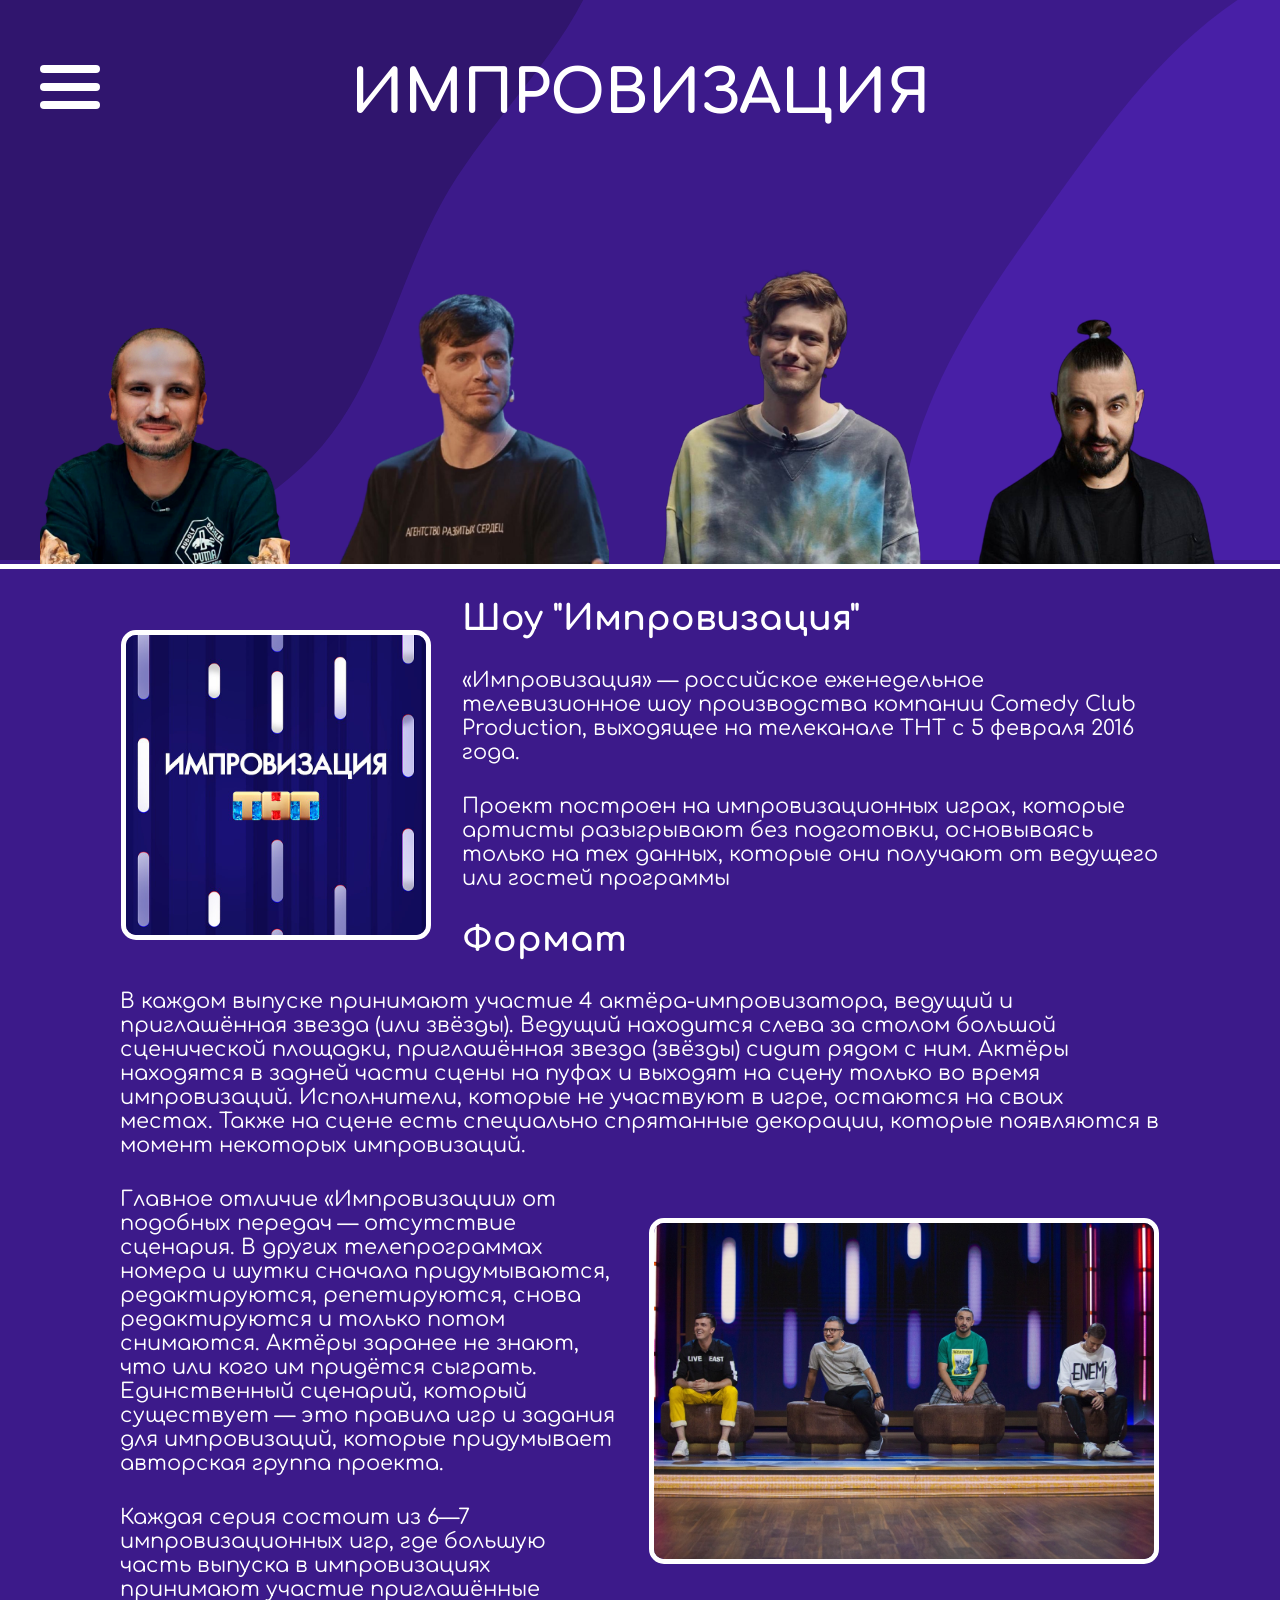
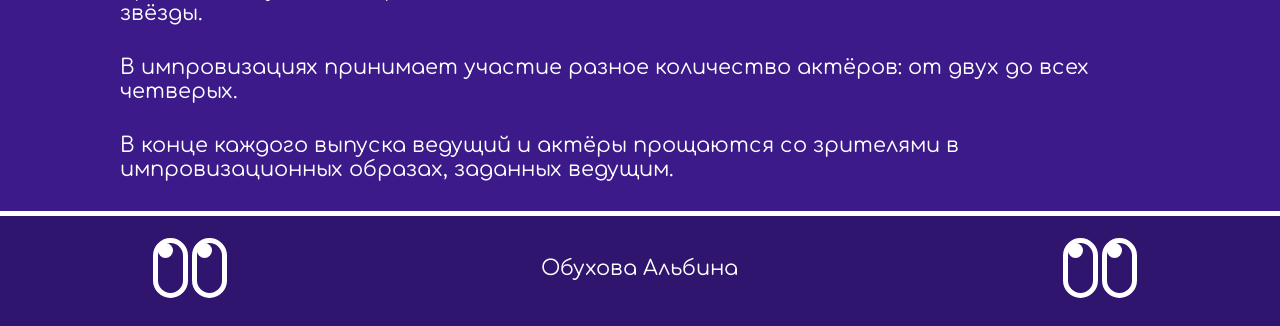
<file: index.html>
<!DOCTYPE html>
<html lang="en">
<head>
    <meta charset="UTF-8">
    <meta http-equiv="X-UA-Compatible" content="IE=edge">
    <meta name="viewport" content="width=device-width, initial-scale=1.0">
    <title>Главная</title>
    <link rel="stylesheet" href="style.css">
</head>
<body class="body1">
    <header>
        <h1 class="mh1">ИМПРОВИЗАЦИЯ</h1>
        <div class="main_menu">
            <div class="row">
                <div class="polosa"></div>
                <div class="polosa"></div>
                <div class="polosa"></div>
            </div>
            <div class="menu">
                <a href ="actors.html" class="punkt">
                    <h2 class="punkttxt">АКТЁРЫ</h2>
                </a>
                <a href ="project.html" class="punkt2">
                    <h2 class="punkttxt">ПРОЕКТЫ</h2>
                </a>
            </div>
        </div>
    </header>
    <main>
        <div class="m">
            <img class="main_image1" src = "images/dima.png">
            <img class="main_image" src="images/ars.png">
            <img class="main_image" src="/images/anton.png">
            <img class="main_image1" src = "images/serg.png">  
        </div>
        <div class="otdel motdel1"></div>
        <div class="wid">
            <img class="imp" src="images/800px-Импровизация_5_сезон.jpg">
            <h2 class="nachalo">Шоу "Импровизация"</h2>
            <p class="m_txt">«Импровизация» — российское еженедельное телевизионное шоу производства компании Comedy Club Production, выходящее на телеканале ТНТ с 5 февраля 2016 года.</p>
            <p class="m_txt">Проект построен на импровизационных играх, которые артисты разыгрывают без подготовки, основываясь только на тех данных, которые они получают от ведущего или гостей программы</p>
            <h2 class="nachalo">Формат</h2>
            <p class="m_txt">В каждом выпуске принимают участие 4 актёра-импровизатора, ведущий и приглашённая звезда (или звёзды). Ведущий находится слева за столом большой сценической площадки, приглашённая звезда (звёзды) сидит рядом с ним. Актёры находятся в задней части сцены на пуфах и выходят на сцену только во время импровизаций. Исполнители, которые не участвуют в игре, остаются на своих местах. Также на сцене есть специально спрятанные декорации, которые появляются в момент некоторых импровизаций.</p>
            <img class="imp2" src="images/cadr.jpg">
            <p class="m_txt">Главное отличие «Импровизации» от подобных передач — отсутствие сценария. В других телепрограммах номера и шутки сначала придумываются, редактируются, репетируются, снова редактируются и только потом снимаются. Актёры заранее не знают, что или кого им придётся сыграть. Единственный сценарий, который существует — это правила игр и задания для импровизаций, которые придумывает авторская группа проекта.</p>
            <p class="m_txt">Каждая серия состоит из 6—7 импровизационных игр, где большую часть выпуска в импровизациях принимают участие приглашённые звёзды.</p>
            <p class="m_txt">В импровизациях принимает участие разное количество актёров: от двух до всех четверых.</p>
            <p class="m_txt">В конце каждого выпуска ведущий и актёры прощаются со зрителями в импровизационных образах, заданных ведущим.</p>
        </div>
    </main>
    <div class="otdel motdel2"></div>
    <footer>
        <div class="b">
            <div class="but">
                <div class="but1"></div>
            </div>
            <div class="but">
                <div class="but1"></div>
            </div>
        </div>
        <p class="m_txt">Обухова Альбина</p>
        <div class="b">
            <div class="but">
                <div class="but2"></div>
            </div>
            <div class="but">
                <div class="but2"></div>
            </div>
        </div>
    </footer>
</body>
</html>
</file>
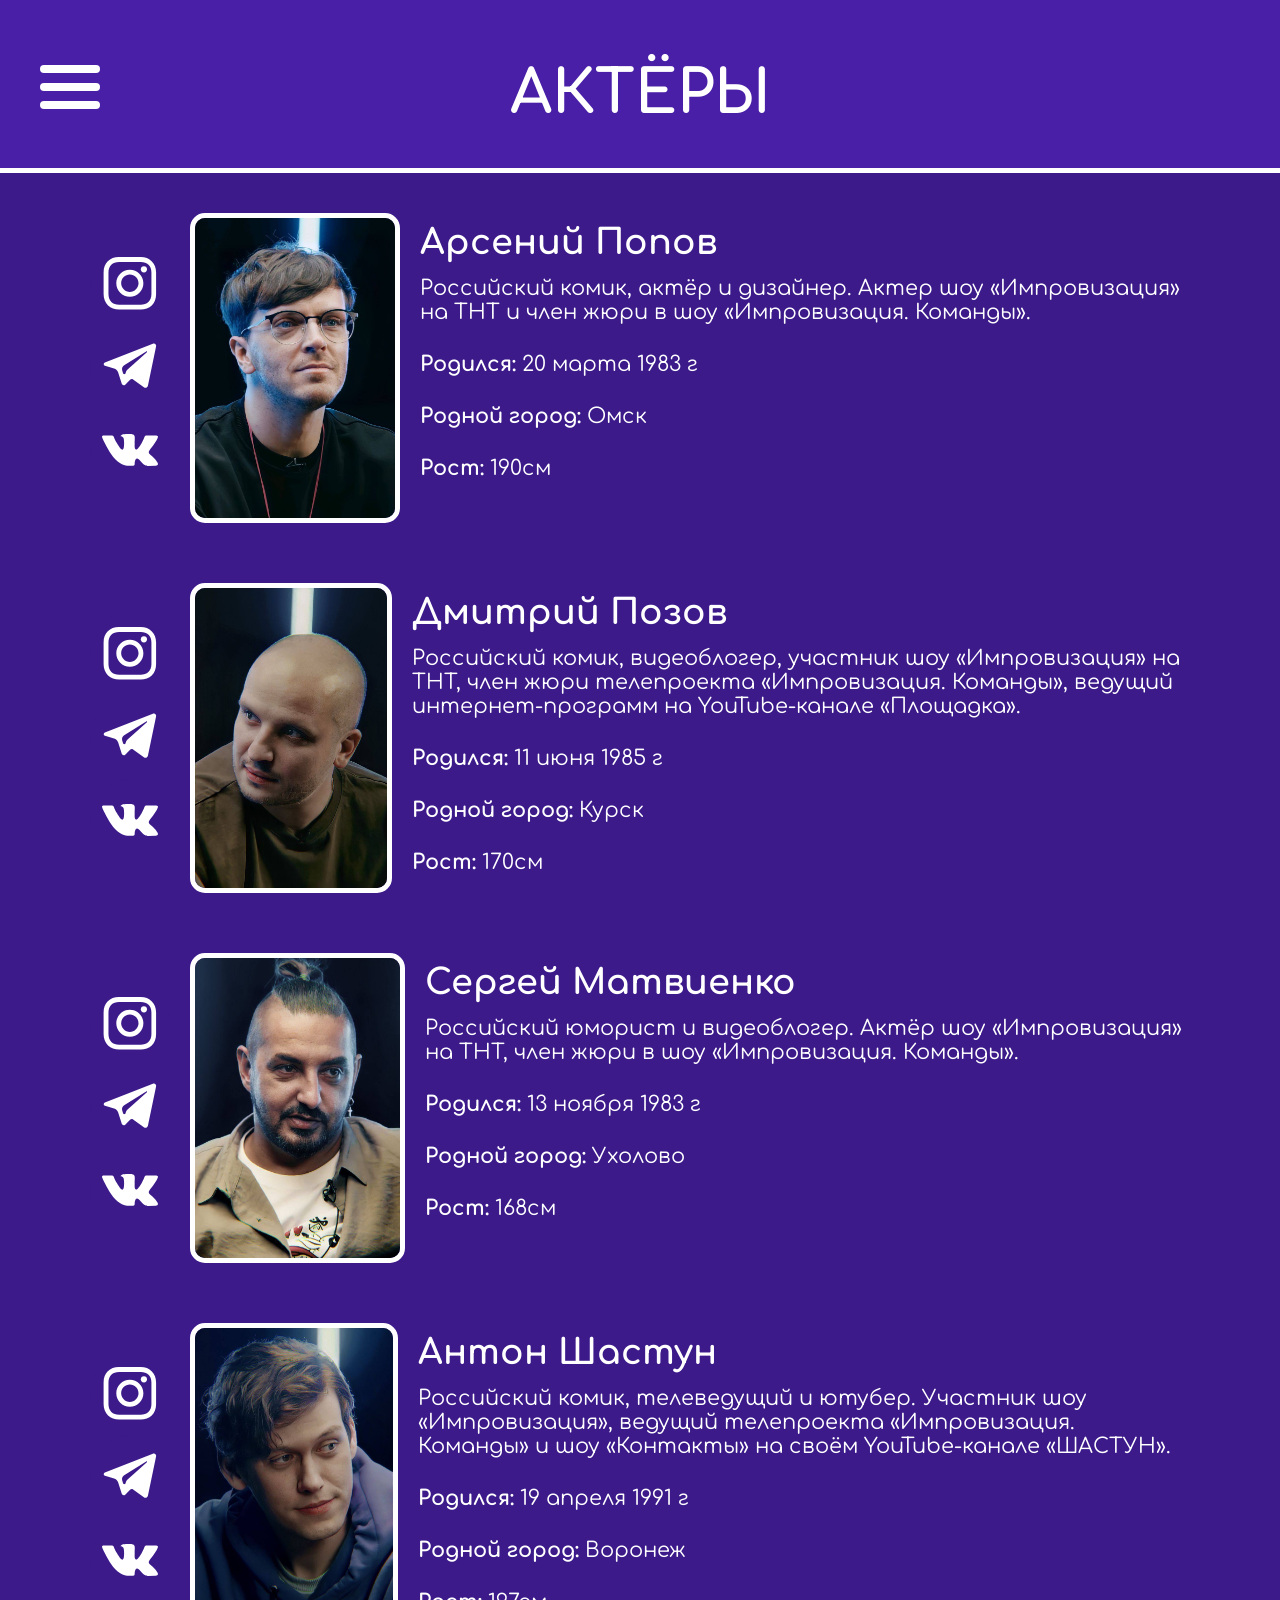
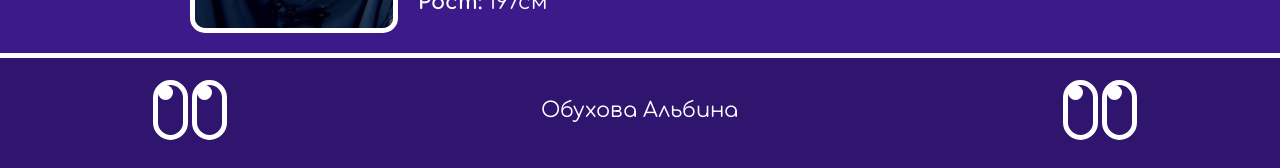
<file: actors.html>
<!DOCTYPE html>
<html lang="en">
<head>
    <meta charset="UTF-8">
    <meta http-equiv="X-UA-Compatible" content="IE=edge">
    <meta name="viewport" content="width=device-width, initial-scale=1.0">
    <title>Актёры</title>
    <link rel="stylesheet" href="style.css">
</head>
<body>
    <header class="other_pages">
        <h1>АКТЁРЫ</h1>
        <div class="main_menu">
            <div class="row">
                <div class="polosa"></div>
                <div class="polosa"></div>
                <div class="polosa"></div>
            </div>
            <div class="menu">
                <a href ="index.html" class="punkt">
                    <h2 class="punkttxt">ГЛАВНАЯ</h2>
                </a>
                <a href ="project.html" class="punkt2">
                    <h2 class="punkttxt">ПРОЕКТЫ</h2>
                </a>
            </div>
        </div>
    </header>
    <div class="otdel"></div>
    <main class="wid">
        <section class="card">
            <div class="svg">
                <a class="s_m i" href="https://instagram.com/arseniyspopov?igshid=YmMyMTA2M2Y=">
                    <img class="svg_im" src="images/1161953_instagram_icon.svg">
                </a>
                <a class="s_m t" href="https://t.me/arsdvatri">
                    <img class="svg_im" src="images/3057660_media_message_network_social_icon.svg">
                </a>
                <a class="s_m w" href="https://vk.com/arseniyspopov">
                    <img class="svg_im" src="images/4202054_vk_chat_logo_social_social media_icon.svg">
                </a>
            </div>
            <img src="images/ars2.jpg" class="image">
            <div class="column">
                <h2 class="nachalo">Арсений Попов</h2>
                <p>Российский комик, актёр и дизайнер. Актер шоу «Импровизация» на ТНТ и член жюри в шоу «Импровизация. Команды».</p>
                <p><span class="bold">Родился: </span> 20 марта 1983 г </p>
                <p><span class="bold">Родной город:</span> Омск </p>
                <p><span class="bold">Рост: </span> 190см </p>
            </div>
        </section>
        <section class="card">
            <div class="svg">
                <a class="s_m i" href="https://instagram.com/pozov?igshid=YmMyMTA2M2Y=">
                    <img class="svg_im" src="images/1161953_instagram_icon.svg">
                </a>
                <a class="s_m t" href="https://t.me/pozov">
                    <img class="svg_im" src="images/3057660_media_message_network_social_icon.svg">
                </a>
                <a class="s_m w" href="https://vk.com/pozov85">
                    <img class="svg_im" src="images/4202054_vk_chat_logo_social_social media_icon.svg">
                </a>
            </div>
            <img src="images/dima2.jpg" class="image">
            <div class="column">
                <h2 class="nachalo">Дмитрий Позов</h2>
                <p>Российский комик, видеоблогер, участник шоу «Импровизация» на ТНТ, член жюри телепроекта «Импровизация. Команды», ведущий интернет-программ на YouTube-канале «Площадка».</p>
                <p><span class="bold">Родился: </span> 11 июня 1985 г </p>
                <p><span class="bold">Родной город:</span> Курск </p>
                <p><span class="bold">Рост: </span> 170см </p>
            </div>
        </section>
        <section class="card">
            <div class="svg">
                <a class="s_m i" href="https://instagram.com/sergeymatvienko1?igshid=YmMyMTA2M2Y=">
                    <img class="svg_im" src="images/1161953_instagram_icon.svg">
                </a>
                <a class="s_m t" href="https://t.me/yamamatvienko">
                    <img class="svg_im" src="images/3057660_media_message_network_social_icon.svg">
                </a>
                <a class="s_m w" href="https://vk.com/id276560">
                    <img class="svg_im" src="images/4202054_vk_chat_logo_social_social media_icon.svg">
                </a>
            </div>
            <img src="images/serg2.jpg" class="image">
            <div class="column">
                <h2 class="nachalo">Сергей Матвиенко</h2>
                <p>Российский юморист и видеоблогер. Актёр шоу «Импровизация» на ТНТ, член жюри в шоу «Импровизация. Команды».</p>
                <p><span class="bold">Родился: </span> 13 ноября 1983 г </p>
                <p><span class="bold">Родной город:</span> Ухолово </p>
                <p><span class="bold">Рост: </span> 168см </p>
            </div>
        </section>
        <section class="card">
            <div class="svg">
                <a class="s_m i" href="https://instagram.com/anton.shastoon?igshid=YmMyMTA2M2Y=">
                    <img class="svg_im" src="images/1161953_instagram_icon.svg">
                </a>
                <a class="s_m t" href="https://t.me/shastoonchannel">
                    <img class="svg_im" src="images/3057660_media_message_network_social_icon.svg">
                </a>
                <a class="s_m w" href="https://vk.com/shastoon">
                    <img class="svg_im" src="images/4202054_vk_chat_logo_social_social media_icon.svg">
                </a>
            </div>
            <img src="images/anton2jpg.jpg" class="image">
            <div class="column">
                <h2 class="nachalo">Антон Шастун</h2>
                <p>Российский комик, телеведущий и ютубер. Участник шоу «Импровизация», ведущий телепроекта «Импровизация. Команды» и шоу «Контакты» на своём YouTube-канале «ШАСТУН». </p>
                <p><span class="bold">Родился: </span> 19 апреля 1991 г </p>
                <p><span class="bold">Родной город:</span> Воронеж </p>
                <p><span class="bold">Рост: </span> 197см </p>
            </div>
        </section>
    </main>
    <div class="otdel motdel2"></div>
    <footer>
        <div class="b">
            <div class="but">
                <div class="but1"></div>
            </div>
            <div class="but">
                <div class="but1"></div>
            </div>
        </div>
        <p class="m_txt">Обухова Альбина</p>
        <div class="b">
            <div class="but">
                <div class="but2"></div>
            </div>
            <div class="but">
                <div class="but2"></div>
            </div>
        </div>
    </footer>
</body>
</html>
</file>
<file: style.css>
@import url('https://fonts.googleapis.com/css2?family=Comfortaa&display=swap');
.body1{
    background-image: url("images/Simple\ Shiny.svg");
    background-repeat: no-repeat;
}
body{
    background-color: rgba(60, 26, 138, 1);
    margin: 0;
    width: 100%;
}
.m2{
    padding: 70px;
}
a{
    text-decoration: none;
}
h1{
    font-family: 'Comfortaa', cursive;
    color: white;
    text-align: center;
    font-size: 60px;
    position: relative;
    margin-top: 20px;
}
.mh1{
    margin-top: 60px;
}
.otdel{
    width: 100%;
    height: 5px;
    background-color: white;
}
.motdel1{
    margin-top: -4px;
}
.motdel2{
    margin-bottom: -60px;
}
.main_image{
    width: 275px;
    margin-left: 40px;
    margin-bottom: 0;
}
.main_image1{
    width: 250px;
    margin-left: 40px;
    margin-bottom: 0;
}
.polosa{
    width: 60px;
    height: 8px;
    border-radius: 5px;
    background-color: white;
    margin-top: 10px;
}
.row{
    display: flex;
    flex-direction: column;
    position: absolute;
    top: 55px;
    left: 40px;
    transition: 0.6s;
}
.punkt{
    width: 200px;
    height: 40px;
    background-color: white;
    border-radius: 5px;
    display: flex;
    justify-content: center;
    align-items: center;
    margin-bottom: 10px;
}
.punkt2{
    width: 200px;
    height: 40px;
    background-color: white;
    border-radius: 5px;
    display: flex;
    justify-content: center;
    align-items: center;
}
.punkttxt{
    font-family: 'Comfortaa', cursive;
    color: rgba(60, 26, 138, 1);
    text-align: center;
    font-weight: bold;
    font-size: 18px;
}
.menu{
    position: absolute;
    top: 55px;
    left: -250px;
    transition: 0.3s;
}
.main_menu:hover .row{
    left: -100px;
}
.main_menu:hover .menu{
    left: 10px;
}
.imp{
    width: 300px;
    float: left;
    margin: 31px;
    border: solid 5px white;
    border-radius: 15px;
}
.imp2{
    width: 500px;
    float: right;
    margin: 31px;
    border: solid 5px white;
    border-radius: 15px;
}
.nachalo{
    font-family: 'Comfortaa', cursive;
    color: white;
    text-align: left;
    margin-top: 30px;
    font-size: 35px;
    margin-bottom: 7px;
}
.wid{
    width: 1100px;
    margin: auto;
}
.m{
    margin-top: 70px;
}
p{
    font-family: 'Comfortaa', cursive;
    color: white;
    font-size: 21px;
    margin-top: 7px;
}
.m_txt{
    margin: 30px;
}
footer{
    background-color: #30156E;
    width: 100%;
    margin-top: 60px;
    height: 100px;
    display: flex;
    padding-top: 10px;
    justify-content: space-around;
}
.b{
    margin-top: 10px;
    margin-left: 10px;
    display: flex;
}
.but{
    width: 25px;
    height: 50px;
    margin: 2px;
    border-radius: 100px;
    border: solid 5px #ffffff;
    position: relative;
}
.but1{
    width: 15px;
    height: 15px;
    border-radius: 100%;
    background-color: rgb(255, 255, 255);
    position: absolute;
    animation: eye 4s infinite;
}
.but2{
    width: 15px;
    height: 15px;
    border-radius: 100%;
    background-color: rgb(255, 255, 255);
    position: absolute;
    animation: eye1 4s infinite;
}
@keyframes eye{
    0% {bottom:20px; left: 5px;}
    50% {transform: translate(7px);}
    100% {bottom:20px; left: 5px;}
}
@keyframes eye1{
    0% {bottom:20px; left: 5px;}
    50% {transform: translate(-7px);}
    100% {bottom:20px; left: 5px;}
}
.other_pages{
    background-color: #481FA6;
    padding-top: 40px;
    padding-bottom: 1px;
}
.card{
    display: flex;
    flex-direction: row;
    margin-top: 20px;
}
.svg{
    display: flex;
    flex-direction: column;
    justify-content:center;
}
.column{
    display: flex;
    flex-direction: column;
    height: 300px;
}
.svg_im{
    width: 60px;
    margin: 10px;
    height: 60px;
}
.image{
    height: 300px;
    margin: 20px;
    border: solid 5px white;
    border-radius: 15px;
}
.s_m{
    border-radius: 50%;
    transition: 0.7s;
    background-color: rgba(60, 26, 138, 1);
}
.i:hover{
    background-color: #C837AC;
}
.t:hover{
    background-color: #24A2E0;
}
.w:hover{
    background-color: #0077FE;
}
.bold{
    font-weight: bold;
}
header{
    width: 100%;
}
</file>
